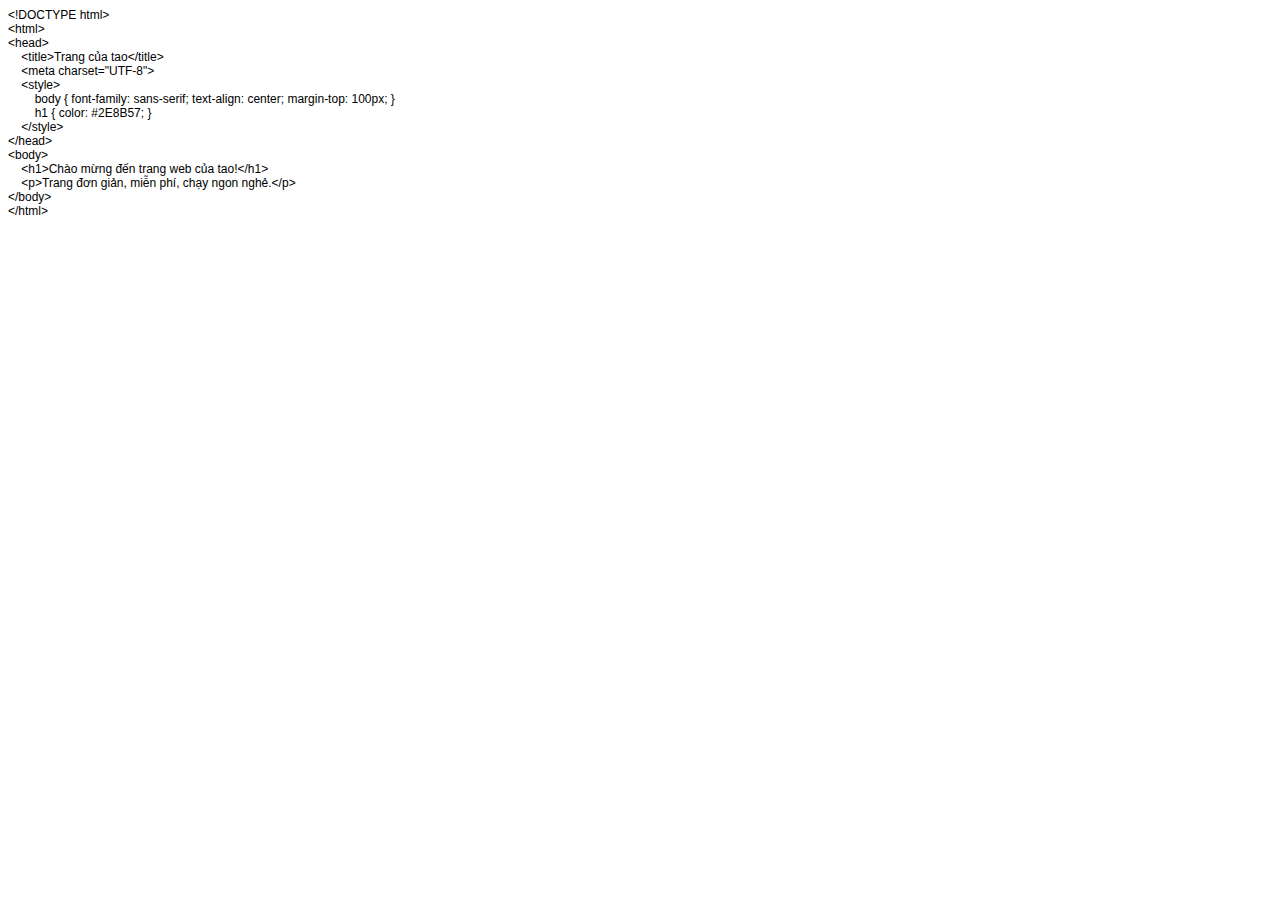
<file: index.html>
<!DOCTYPE html PUBLIC "-//W3C//DTD HTML 4.01//EN" "http://www.w3.org/TR/html4/strict.dtd">
<html>
<head>
  <meta http-equiv="Content-Type" content="text/html; charset=utf-8">
  <meta http-equiv="Content-Style-Type" content="text/css">
  <title></title>
  <meta name="Generator" content="Cocoa HTML Writer">
  <meta name="CocoaVersion" content="2575.2">
  <style type="text/css">
    p.p1 {margin: 0.0px 0.0px 0.0px 0.0px; font: 12.0px Helvetica}
  </style>
</head>
<body>
<p class="p1">&lt;!DOCTYPE html&gt;</p>
<p class="p1">&lt;html&gt;</p>
<p class="p1">&lt;head&gt;</p>
<p class="p1"><span class="Apple-converted-space">    </span>&lt;title&gt;Trang của tao&lt;/title&gt;</p>
<p class="p1"><span class="Apple-converted-space">    </span>&lt;meta charset="UTF-8"&gt;</p>
<p class="p1"><span class="Apple-converted-space">    </span>&lt;style&gt;</p>
<p class="p1"><span class="Apple-converted-space">        </span>body { font-family: sans-serif; text-align: center; margin-top: 100px; }</p>
<p class="p1"><span class="Apple-converted-space">        </span>h1 { color: #2E8B57; }</p>
<p class="p1"><span class="Apple-converted-space">    </span>&lt;/style&gt;</p>
<p class="p1">&lt;/head&gt;</p>
<p class="p1">&lt;body&gt;</p>
<p class="p1"><span class="Apple-converted-space">    </span>&lt;h1&gt;Chào mừng đến trang web của tao!&lt;/h1&gt;</p>
<p class="p1"><span class="Apple-converted-space">    </span>&lt;p&gt;Trang đơn giản, miễn phí, chạy ngon nghẻ.&lt;/p&gt;</p>
<p class="p1">&lt;/body&gt;</p>
<p class="p1">&lt;/html&gt;</p>
</body>
</html>
</file>
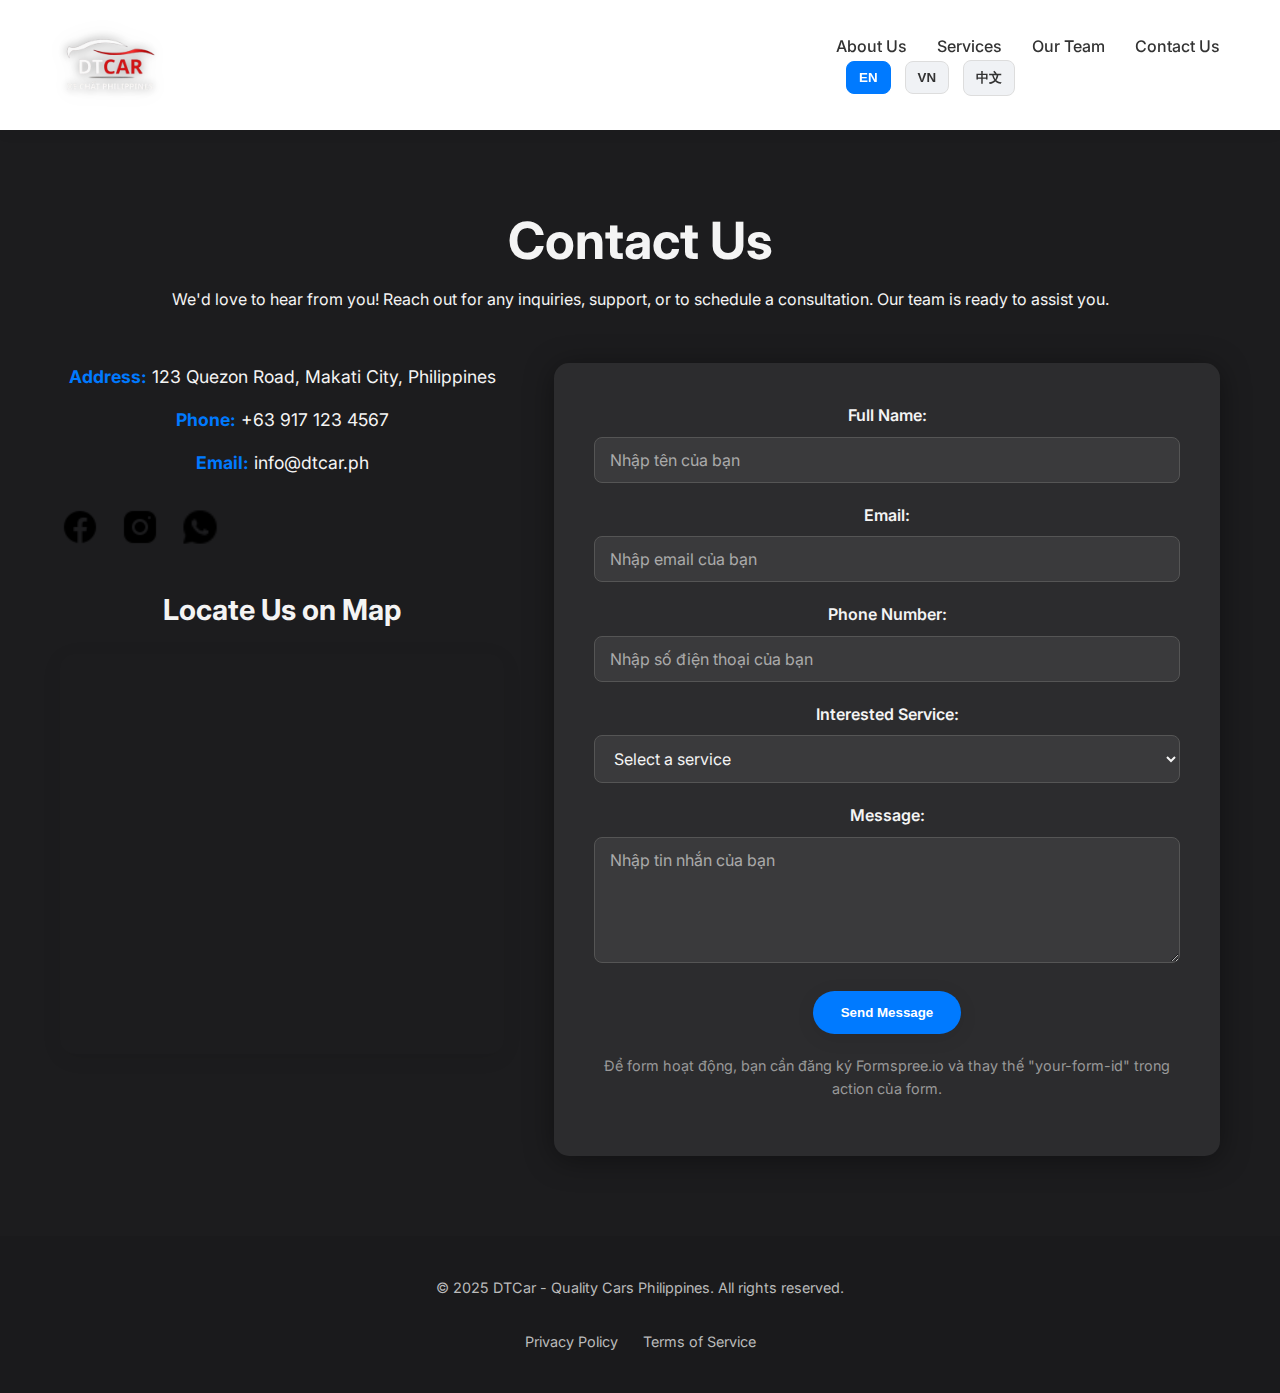
<file: contact.html>
<!DOCTYPE html>
<html lang="en"> <head>
    <meta charset="UTF-8">
    <meta name="viewport" content="width=device-width, initial-scale=1.0">
    <title data-lang-key="page-title-default">DTCar - Xe Chất Philippines</title>
    <link rel="stylesheet" href="css/style.css">
    <link rel="icon" href="images/dtcar-favicon.png" type="image/png">
    <link href="https://fonts.googleapis.com/css2?family=Inter:wght@300;400;500;600;700&display=swap" rel="stylesheet">
</head>
<body>
    <header id="header" class="main-header">
        <div class="container">
            <div class="logo">
                <a href="index.html"><img src="images/logo.png" alt="DTCar Logo"></a>
            </div>
            <nav class="main-nav">
                <ul class="nav-links">
                    <li><a href="about.html" data-lang-key="nav-about">Giới thiệu</a></li>
                    <li class="dropdown">
                        <a href="services.html" data-lang-key="nav-services">Dịch vụ</a>
                        <div class="dropdown-content">
                            <a href="services.html#used-cars" data-lang-key="service-used-cars">Bán xe cũ</a>
                            <a href="services.html#vinfast-ev" data-lang-key="service-vinfast-ev">Bán xe điện VinFast</a>
                            <a href="services.html#driving-license" data-lang-key="service-driving-license">Làm/Đổi bằng lái</a>
                            <a href="services.html#driving-lessons" data-lang-key="service-driving-lessons">Dạy lái xe</a>
                            <a href="services.html#tours" data-lang-key="service-tours">Tour du lịch</a>
                        </div>
                    </li>
                    <li><a href="team.html" data-lang-key="nav-team">Đội ngũ</a></li>
                    <li><a href="contact.html" data-lang-key="nav-contact">Liên hệ</a></li>
                </ul>
                <div class="lang-switcher">
                    <button id="lang-en" data-lang="en">EN</button>
                    <button id="lang-vi" data-lang="vi">VN</button>
                    <button id="lang-zh" data-lang="zh">中文</button>
                </div>
            </nav>
            <button class="menu-toggle" aria-label="Toggle menu">☰</button>
        </div>
    </header>

    <section id="contact-full" class="section-padding dark-bg text-center scroll-animation">
        <div class="container">
            <h1 data-lang-key="contact-heading">Liên hệ chúng tôi</h1>
            <p data-lang-key="contact-intro-desc">Chúng tôi rất mong nhận được phản hồi từ bạn! Hãy liên hệ với chúng tôi để được tư vấn, hỗ trợ hoặc đặt lịch hẹn.</p>
            <div class="contact-grid" style="margin-top: 50px;">
                <div class="contact-info">
                    <p data-lang-key="contact-address"><strong>Địa chỉ:</strong> 123 Đường Quezon, Thành phố Makati, Philippines</p>
                    <p data-lang-key="contact-phone"><strong>Điện thoại:</strong> +63 917 123 4567</p>
                    <p data-lang-key="contact-email"><strong>Email:</strong> info@dtcar.ph</p>
                    <div class="social-links">
                        <a href="https://facebook.com/dtcar" target="_blank" aria-label="Facebook"><img src="images/icon-facebook.png" alt="Facebook"></a>
                        <a href="https://instagram.com/dtcar" target="_blank" aria-label="Instagram"><img src="images/icon-instagram.png" alt="Instagram"></a>
                        <a href="https://wa.me/639171234567" target="_blank" aria-label="WhatsApp"><img src="images/icon-whatsapp.png" alt="WhatsApp"></a>
                    </div>
                    <h3 style="margin-top: 40px; color: var(--text-color-light);" data-lang-key="contact-map-title">Tìm chúng tôi trên bản đồ</h3>
                    <div style="height: 400px; width: 100%; border-radius: var(--border-radius); overflow: hidden; margin-top: 20px; box-shadow: var(--shadow-light);">
                        <iframe src="https://www.google.com/maps/embed?pb=!1m18!1m12!1m3!1d3861.8598444005886!2d121.03450977609823!3d14.547600877960307!2m3!1f0!2f0!3f0!3m2!1i1024!2i768!4f13.1!3m3!1m2!1s0x3397c5b7367c30e5%3A0x67a3064e7b8f9e68!2sMakati%20Medical%20Center!5e0!3m2!1sen!2sph!4v1716442656926!5m2!1sen!2sph" width="100%" height="100%" style="border:0;" allowfullscreen="" loading="lazy" referrerpolicy="no-referrer-when-downgrade"></iframe>
                    </div>
                </div>
                <div class="contact-form-wrapper scroll-animation">
                    <form action="https://formspree.io/f/your-form-id" method="POST" class="contact-form">
                        <div class="form-group">
                            <label for="name" data-lang-key="form-name-label">Họ và tên:</label>
                            <input type="text" id="name" name="name" required placeholder="Nhập tên của bạn">
                        </div>
                        <div class="form-group">
                            <label for="email" data-lang-key="form-email-label">Email:</label>
                            <input type="email" id="email" name="email" required placeholder="Nhập email của bạn">
                        </div>
                        <div class="form-group">
                            <label for="phone" data-lang-key="form-phone-label">Số điện thoại:</label>
                            <input type="tel" id="phone" name="phone" placeholder="Nhập số điện thoại của bạn">
                        </div>
                        <div class="form-group">
                            <label for="service" data-lang-key="form-service-label">Dịch vụ quan tâm:</label>
                            <select id="service" name="service">
                                <option value="" data-lang-key="form-select-service">Chọn dịch vụ</option>
                                <option value="used-cars" data-lang-key="service-used-cars">Bán xe cũ</option>
                                <option value="vinfast-ev" data-lang-key="service-vinfast-ev">Bán xe điện VinFast</option>
                                <option value="driving-license" data-lang-key="service-driving-license">Làm/Đổi bằng lái</option>
                                <option value="driving-lessons" data-lang-key="service-driving-lessons">Dạy lái xe</option>
                                <option value="tours" data-lang-key="service-tours">Tour du lịch</option>
                                <option value="other" data-lang-key="form-other">Khác</option>
                            </select>
                        </div>
                        <div class="form-group">
                            <label for="message" data-lang-key="form-message-label">Tin nhắn:</label>
                            <textarea id="message" name="message" rows="5" required placeholder="Nhập tin nhắn của bạn"></textarea>
                        </div>
                        <button type="submit" class="btn btn-primary" data-lang-key="form-submit">Gửi tin nhắn</button>
                    </form>
                    <p style="font-size: 0.9em; color: #999; margin-top: 20px; text-align: center;">Để form hoạt động, bạn cần đăng ký Formspree.io và thay thế "your-form-id" trong action của form.</p>
                </div>
            </div>
        </div>
    </section>

    <footer class="main-footer">
        <div class="container">
            <p data-lang-key="footer-copyright">© 2025 DTCar - Xe Chất Philippines. All rights reserved.</p>
            <ul class="footer-links">
                <li><a href="#" data-lang-key="footer-privacy">Chính sách bảo mật</a></li>
                <li><a href="#" data-lang-key="footer-terms">Điều khoản sử dụng</a></li>
            </ul>
        </div>
    </footer>

    <script src="js/script.js"></script>
    <script>
        document.addEventListener('DOMContentLoaded', () => {
            // Không có carousel cụ thể trên trang này, nên không cần gọi setupFeedbackCarousel()
        });
    </script>
</body>
</html>
</file>
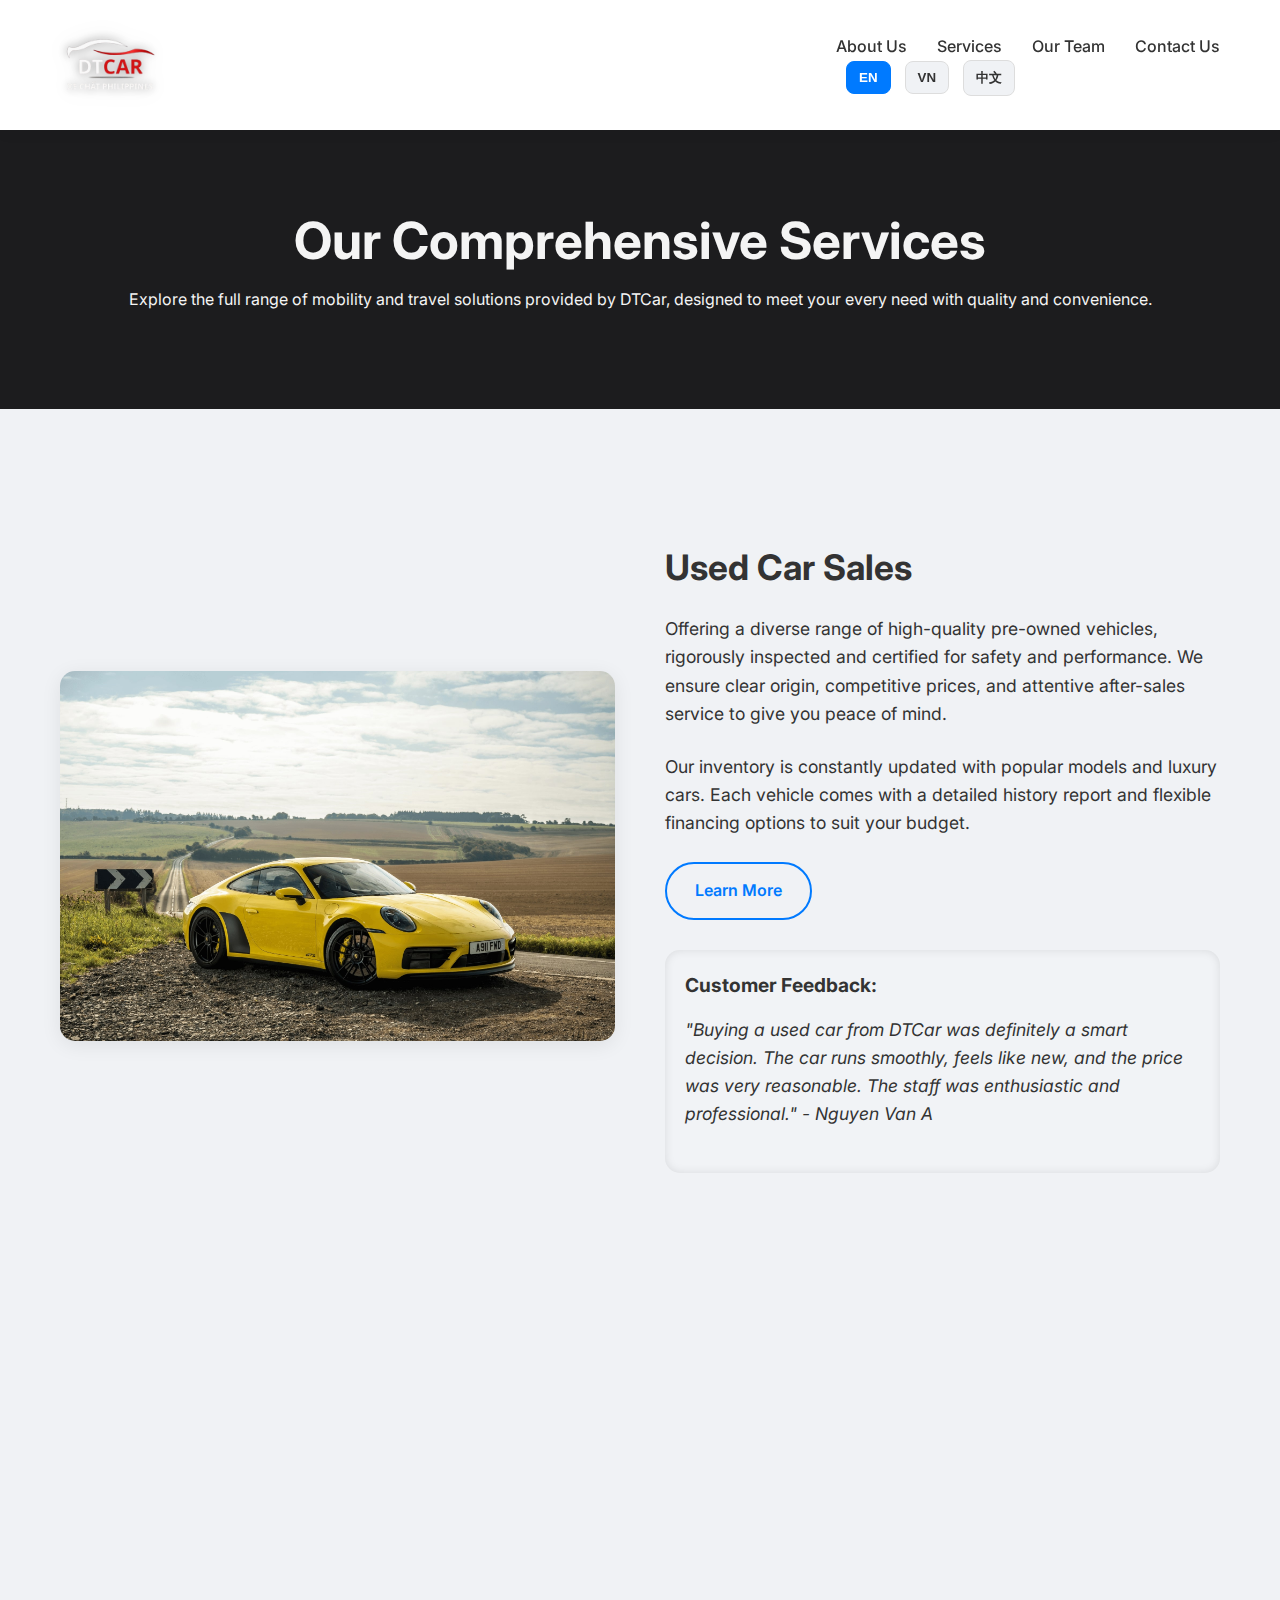
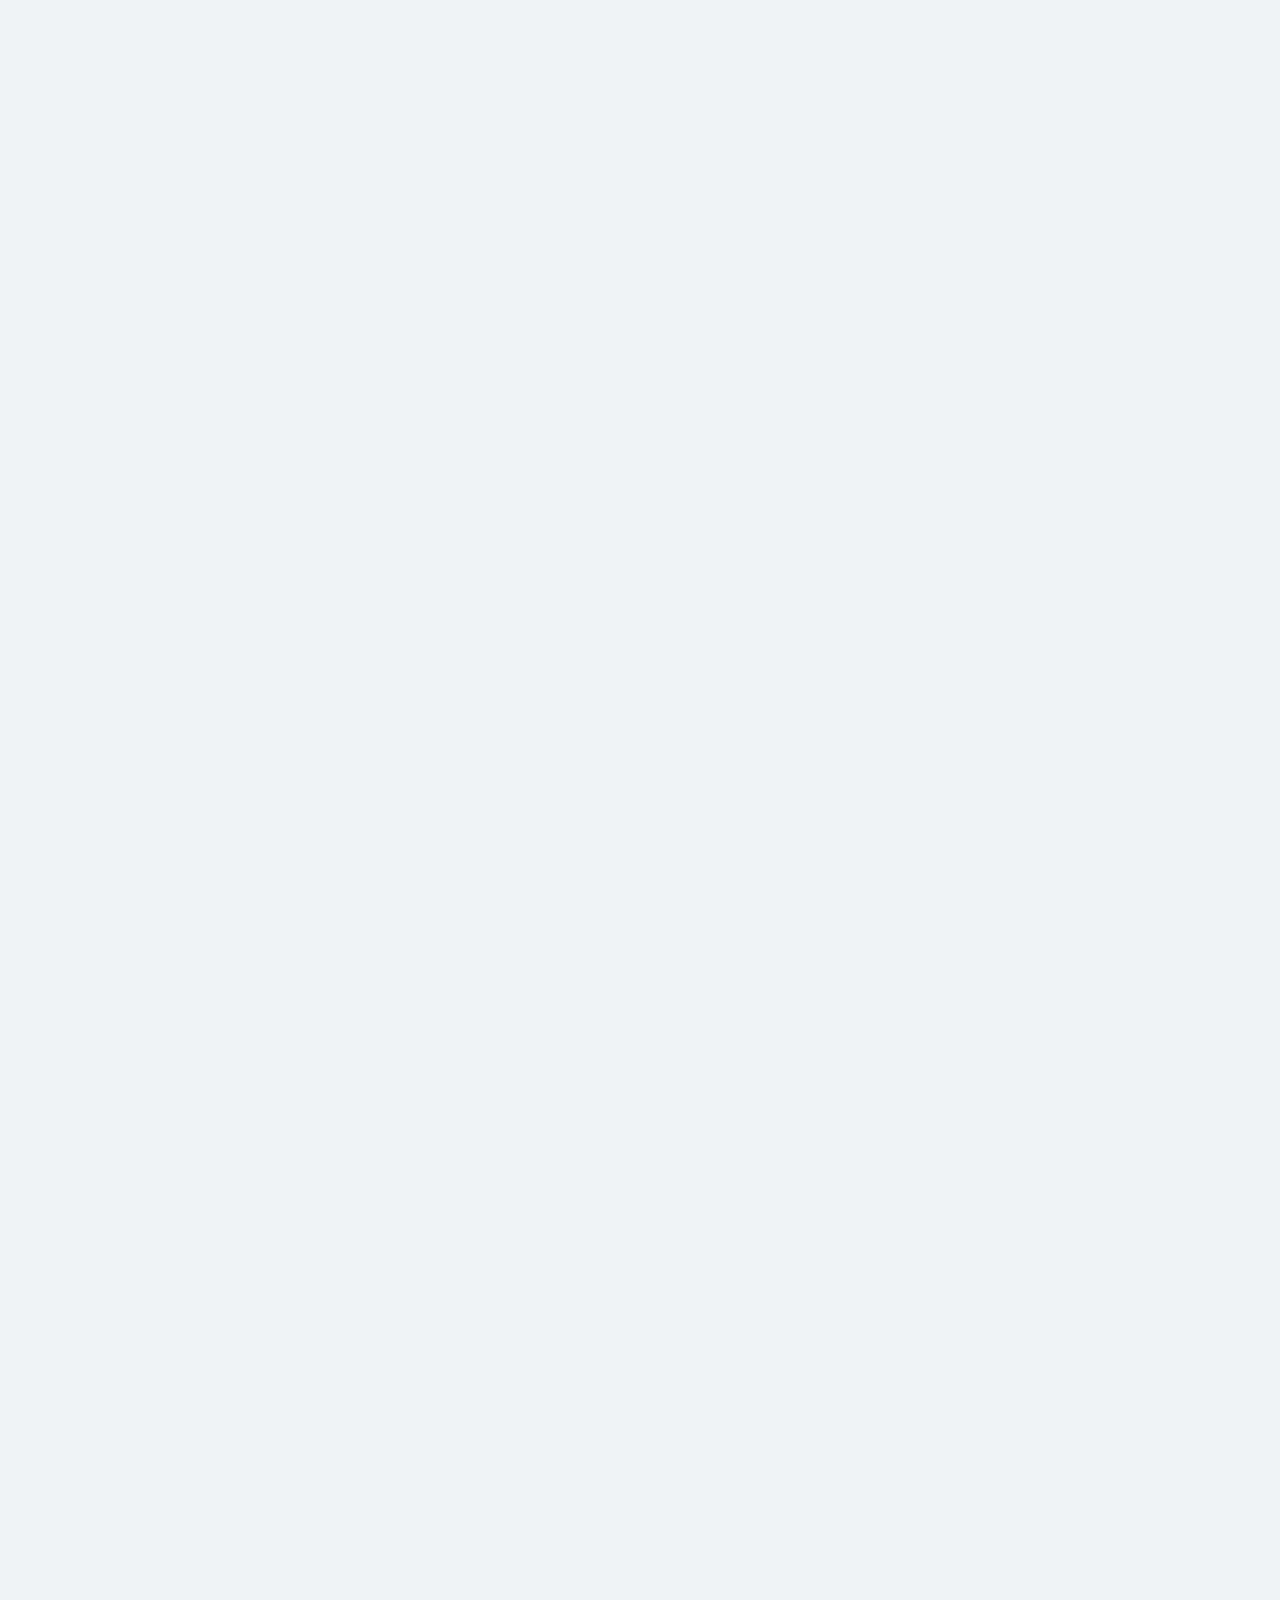
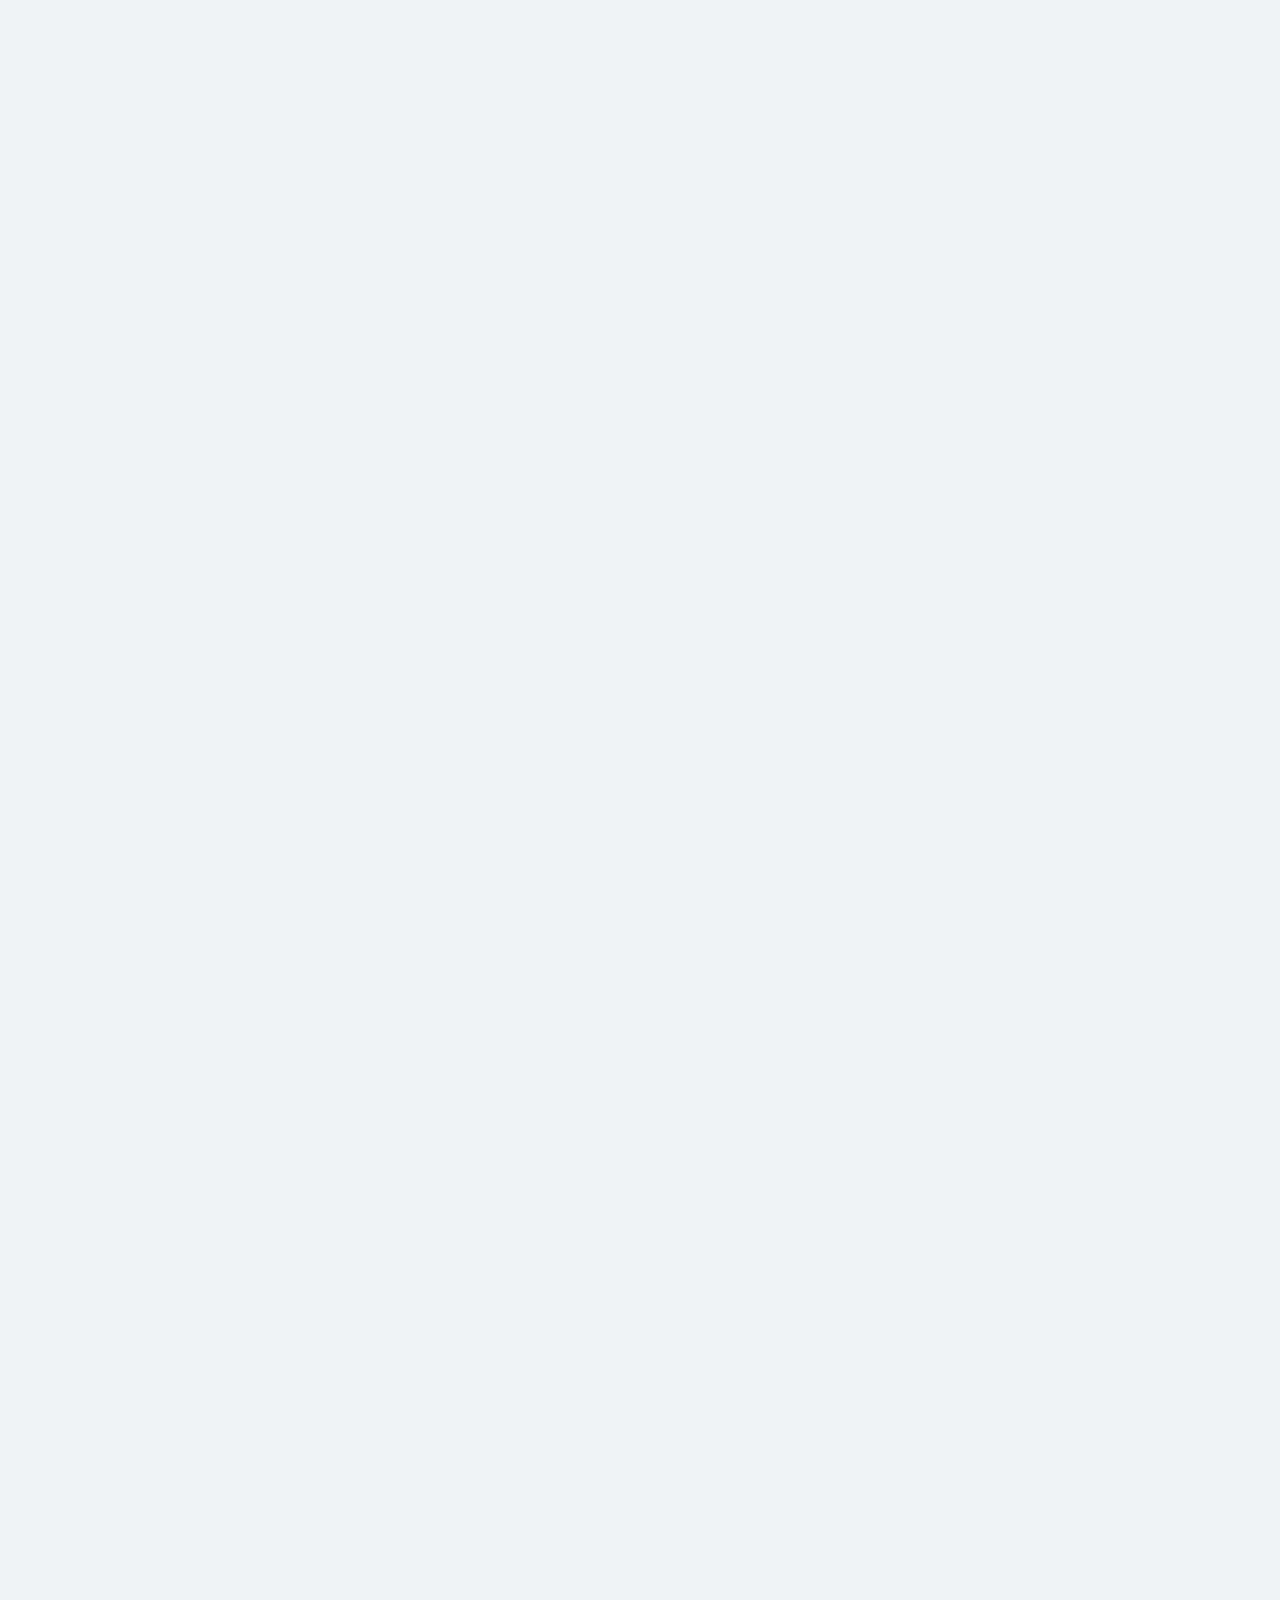
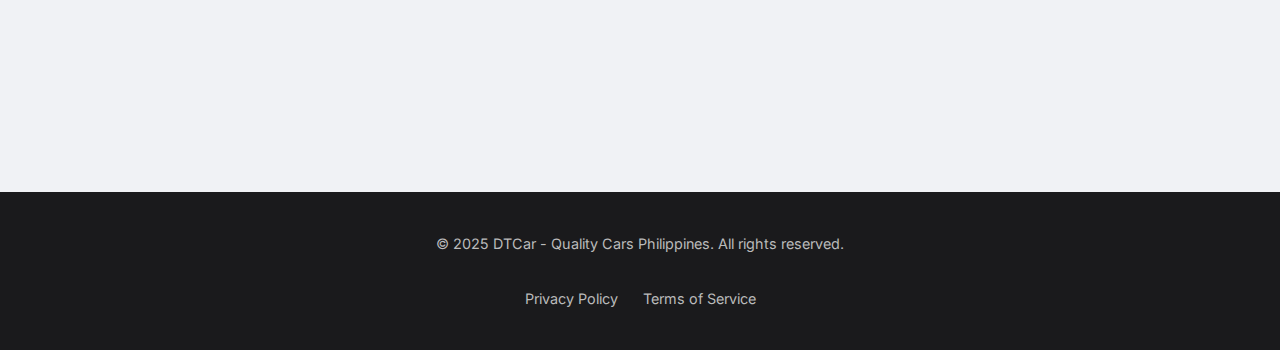
<file: services.html>
<!DOCTYPE html>
<html lang="en"> <head>
    <meta charset="UTF-8">
    <meta name="viewport" content="width=device-width, initial-scale=1.0">
    <title data-lang-key="page-title-default">DTCar - Xe Chất Philippines</title>
    <link rel="stylesheet" href="css/style.css">
    <link rel="icon" href="images/dtcar-favicon.png" type="image/png">
    <link href="https://fonts.googleapis.com/css2?family=Inter:wght@300;400;500;600;700&display=swap" rel="stylesheet">
</head>
<body>
    <header id="header" class="main-header">
        <div class="container">
            <div class="logo">
                <a href="index.html"><img src="images/logo.png" alt="DTCar Logo"></a>
            </div>
            <nav class="main-nav">
                <ul class="nav-links">
                    <li><a href="about.html" data-lang-key="nav-about">Giới thiệu</a></li>
                    <li class="dropdown">
                        <a href="services.html" data-lang-key="nav-services">Dịch vụ</a>
                        <div class="dropdown-content">
                            <a href="services.html#used-cars" data-lang-key="service-used-cars">Bán xe cũ</a>
                            <a href="services.html#vinfast-ev" data-lang-key="service-vinfast-ev">Bán xe điện VinFast</a>
                            <a href="services.html#driving-license" data-lang-key="service-driving-license">Làm/Đổi bằng lái</a>
                            <a href="services.html#driving-lessons" data-lang-key="service-driving-lessons">Dạy lái xe</a>
                            <a href="services.html#tours" data-lang-key="service-tours">Tour du lịch</a>
                        </div>
                    </li>
                    <li><a href="team.html" data-lang-key="nav-team">Đội ngũ</a></li>
                    <li><a href="contact.html" data-lang-key="nav-contact">Liên hệ</a></li>
                </ul>
                <div class="lang-switcher">
                    <button id="lang-en" data-lang="en">EN</button>
                    <button id="lang-vi" data-lang="vi">VN</button>
                    <button id="lang-zh" data-lang="zh">中文</button>
                </div>
            </nav>
            <button class="menu-toggle" aria-label="Toggle menu">☰</button>
        </div>
    </header>

    <section id="services-intro" class="section-padding dark-bg text-center scroll-animation">
        <div class="container">
            <h1 data-lang-key="services-heading">Các Dịch vụ Toàn diện của Chúng tôi</h1>
            <p data-lang-key="services-intro-desc">Khám phá đầy đủ các giải pháp di chuyển và du lịch do DTCar cung cấp, được thiết kế để đáp ứng mọi nhu cầu của bạn với chất lượng và sự tiện lợi.</p>
        </div>
    </section>

    <section id="used-cars" class="section-padding light-bg scroll-animation">
        <div class="container">
            <div class="service-block">
                <div class="service-image">
                    <img src="images/used-cars.jpg" alt="Used Cars">
                </div>
                <div class="service-content">
                    <h3 data-lang-key="service-used-cars-heading">Bán xe cũ</h3>
                    <p data-lang-key="service-used-cars-desc-1">Cung cấp đa dạng các dòng xe cũ chất lượng cao, đã qua kiểm định nghiêm ngặt về an toàn và hiệu suất. Chúng tôi đảm bảo nguồn gốc rõ ràng, giá cả cạnh tranh và dịch vụ hậu mãi chu đáo để bạn yên tâm.</p>
                    <p data-lang-key="service-used-cars-desc-2">Kho xe của chúng tôi luôn được cập nhật với các mẫu xe phổ biến và xe hạng sang. Mỗi chiếc xe đều đi kèm báo cáo lịch sử chi tiết và các lựa chọn tài chính linh hoạt phù hợp với ngân sách của bạn.</p>
                    <a href="contact.html" class="btn btn-secondary" data-lang-key="learn-more">Xem kho xe và tư vấn</a>
                    <div class="feedback-carousel" id="used-cars-feedback">
                        <h4 data-lang-key="feedback-heading">Phản hồi khách hàng:</h4>
                        <div class="feedback-item"><p data-lang-key="feedback-used-car-1"></p></div>
                        <div class="feedback-item"><p data-lang-key="feedback-used-car-2"></p></div>
                        <div class="feedback-item"><p data-lang-key="feedback-used-car-3"></p></div>
                        <div class="feedback-item"><p data-lang-key="feedback-used-car-4"></p></div>
                        <div class="feedback-item"><p data-lang-key="feedback-used-car-5"></p></div>
                    </div>
                </div>
            </div>
        </div>
    </section>

    <section id="vinfast-ev" class="section-padding dark-bg scroll-animation">
        <div class="container">
            <div class="service-block reverse">
                <div class="service-image">
                    <img src="images/vinfast-ev.jpg" alt="VinFast EV">
                </div>
                <div class="service-content">
                    <h3 data-lang-key="service-vinfast-ev-heading">Bán xe điện VinFast</h3>
                    <p data-lang-key="service-vinfast-ev-desc-1">Là đại lý chính thức phân phối các dòng xe điện VinFast tiên tiến, thân thiện môi trường tại Philippines, chúng tôi mang đến cho bạn tương lai của giao thông. Trải nghiệm công nghệ tiên phong, hiệu suất vượt trội và không khí thải với nhiều ưu đãi hấp dẫn và chính sách hỗ trợ từ chính phủ.</p>
                    <p data-lang-key="service-vinfast-ev-desc-2">Xe điện VinFast kết hợp thiết kế tinh tế với pin mạnh mẽ và các tính năng thông minh, mang đến trải nghiệm lái xe thực sự hiện đại. Hãy ghé thăm chúng tôi để lái thử và tìm hiểu về các gói độc quyền của chúng tôi.</p>
                    <a href="contact.html" class="btn btn-secondary" data-lang-key="learn-more">Tìm hiểu về VinFast EV</a>
                    <div class="feedback-carousel" id="vinfast-ev-feedback">
                        <h4 data-lang-key="feedback-heading">Phản hồi khách hàng:</h4>
                        <div class="feedback-item"><p data-lang-key="feedback-vinfast-1"></p></div>
                        <div class="feedback-item"><p data-lang-key="feedback-vinfast-2"></p></div>
                        <div class="feedback-item"><p data-lang-key="feedback-vinfast-3"></p></div>
                    </div>
                </div>
            </div>
        </div>
    </section>

    <section id="driving-license" class="section-padding light-bg scroll-animation">
        <div class="container">
            <div class="service-block">
                <div class="service-image">
                    <img src="images/driving-license.jpg" alt="Driving License">
                </div>
                <div class="service-content">
                    <h3 data-lang-key="service-driving-license-heading">Làm/Đổi bằng lái</h3>
                    <p data-lang-key="service-driving-license-desc-1">Hỗ trợ trọn gói thủ tục làm mới, đổi bằng lái xe quốc tế và bằng lái Philippines. Quy trình nhanh chóng, đơn giản, tiết kiệm thời gian cho bạn, chúng tôi sẽ lo tất cả các bước hành chính phức tạp.</p>
                    <p data-lang-key="service-driving-license-desc-2">Dù bạn là người mới lái, người nước ngoài cần đổi bằng lái, hay chỉ đơn giản là gia hạn, đội ngũ chuyên gia của chúng tôi sẽ hướng dẫn từng bước, hỗ trợ giấy tờ và phối hợp trực tiếp với các cơ quan chính phủ.</p>
                    <a href="contact.html" class="btn btn-secondary" data-lang-key="learn-more">Đăng ký ngay</a>
                    <div class="feedback-carousel" id="driving-license-feedback">
                        <h4 data-lang-key="feedback-heading">Phản hồi khách hàng:</h4>
                        <div class="feedback-item"><p data-lang-key="feedback-license-1"></p></div>
                        <div class="feedback-item"><p data-lang-key="feedback-license-2"></p></div>
                        <div class="feedback-item"><p data-lang-key="feedback-license-3"></p></div>
                    </div>
                </div>
            </div>
        </div>
    </section>

    <section id="driving-lessons" class="section-padding dark-bg scroll-animation">
        <div class="container">
            <div class="service-block reverse">
                <div class="service-image">
                    <img src="images/driving-lessons.jpg" alt="Driving Lessons">
                </div>
                <div class="service-content">
                    <h3 data-lang-key="service-driving-lessons-heading">Dạy lái xe</h3>
                    <p data-lang-key="service-driving-lessons-desc-1">Khóa học lái xe chuyên nghiệp được thiết kế riêng cho mọi trình độ, từ người mới bắt đầu hoàn toàn đến những người cần ôn lại. Đội ngũ giáo viên giàu kinh nghiệm, tận tâm của chúng tôi sẽ cung cấp đào tạo cá nhân hóa, đảm bảo bạn vững tay lái, tự tin và an toàn trên mọi nẻo đường, sẵn sàng vượt qua bài kiểm tra lái xe.</p>
                    <p data-lang-key="service-driving-lessons-desc-2">Chúng tôi cung cấp lịch học linh hoạt, xe đào tạo hiện đại và chương trình giảng dạy được thiết kế để bao gồm tất cả các kỹ thuật lái xe cần thiết và quy tắc giao thông đặc trưng của Philippines. Học lái xe phòng thủ và các kỹ năng xử lý tình huống khẩn cấp.</p>
                    <a href="contact.html" class="btn btn-secondary" data-lang-key="learn-more">Tìm hiểu khóa học</a>
                    <div class="feedback-carousel" id="driving-lessons-feedback">
                        <h4 data-lang-key="feedback-heading">Phản hồi khách hàng:</h4>
                        <div class="feedback-item"><p data-lang-key="feedback-lessons-1"></p></div>
                        <div class="feedback-item"><p data-lang-key="feedback-lessons-2"></p></div>
                        <div class="feedback-item"><p data-lang-key="feedback-lessons-3"></p></div>
                    </div>
                </div>
            </div>
        </div>
    </section>

    <section id="tours" class="section-padding light-bg scroll-animation">
        <div class="container">
            <div class="service-block">
                <div class="service-image">
                    <img src="images/travel-tours.jpg" alt="Travel Tours">
                </div>
                <div class="service-content">
                    <h3 data-lang-key="service-tours-heading">Tour du lịch</h3>
                    <p data-lang-key="service-tours-desc-1">Khám phá vẻ đẹp ngoạn mục của Philippines với các tour du lịch độc đáo, được thiết kế riêng. Từ những bãi biển cát trắng tuyệt đẹp và hệ sinh thái biển đa dạng đến những ngọn núi xanh tươi và di sản văn hóa phong phú, chúng tôi sẽ đưa bạn đến những trải nghiệm khó quên được điều chỉnh theo sở thích của bạn.</p>
                    <p data-lang-key="service-tours-desc-2">Các tour của chúng tôi bao gồm các điểm đến nổi tiếng như Palawan, Boracay và El Nido, cũng như những viên ngọc ẩn giấu. Chúng tôi lo tất cả logistics, từ vận chuyển và chỗ ở đến hướng dẫn viên địa phương và các hoạt động, đảm bảo một chuyến phiêu lưu liền mạch và đáng nhớ.</p>
                    <a href="contact.html" class="btn btn-secondary" data-lang-key="learn-more">Xem các tour</a>
                    <div class="feedback-carousel" id="tours-feedback">
                        <h4 data-lang-key="feedback-heading">Phản hồi khách hàng:</h4>
                        <div class="feedback-item"><p data-lang-key="feedback-tours-1"></p></div>
                        <div class="feedback-item"><p data-lang-key="feedback-tours-2"></p></div>
                        <div class="feedback-item"><p data-lang-key="feedback-tours-3"></p></div>
                    </div>
                </div>
            </div>
        </div>
    </section>

    <footer class="main-footer">
        <div class="container">
            <p data-lang-key="footer-copyright">© 2025 DTCar - Xe Chất Philippines. All rights reserved.</p>
            <ul class="footer-links">
                <li><a href="#" data-lang-key="footer-privacy">Chính sách bảo mật</a></li>
                <li><a href="#" data-lang-key="footer-terms">Điều khoản sử dụng</a></li>
            </ul>
        </div>
    </footer>

    <script src="js/script.js"></script>
    <script>
        document.addEventListener('DOMContentLoaded', () => {
            setupFeedbackCarousel('#used-cars-feedback');
            setupFeedbackCarousel('#vinfast-ev-feedback');
            setupFeedbackCarousel('#driving-license-feedback');
            setupFeedbackCarousel('#driving-lessons-feedback');
            setupFeedbackCarousel('#tours-feedback');
        });
    </script>
</body>
</html>
</file>
<file: css/style.css>
/* css/style.css */

/* Global Styles & Variables */
:root {
    --primary-color: #007aff; /* Màu xanh của Apple */
    --secondary-color: #5ac8fa; /* Màu xanh nhạt */
    --text-color-dark: #333;
    --text-color-light: #f4f4f4;
    --bg-light: #f0f2f5; /* Nền xám nhạt */
    --bg-dark: #1c1c1e; /* Nền đen xám kiểu iOS */
    --card-bg: #fff;
    --border-radius: 15px;
    --padding-section: 80px 0;
    --container-width: 1200px;
    --shadow-light: 0 4px 20px rgba(0, 0, 0, 0.08);
    --shadow-dark: 0 4px 30px rgba(0, 0, 0, 0.4);
    --transition-speed: 0.3s ease-in-out;
}

/* Reset CSS */
* {
    margin: 0;
    padding: 0;
    box-sizing: border-box;
}

body {
    font-family: 'Inter', sans-serif;
    line-height: 1.6;
    color: var(--text-color-dark);
    background-color: var(--bg-light);
    overflow-x: hidden; /* Prevent horizontal scroll */
}

a {
    color: var(--primary-color);
    text-decoration: none;
    transition: color var(--transition-speed);
}

a:hover {
    color: var(--secondary-color);
}

ul {
    list-style: none;
}

img {
    max-width: 100%;
    height: auto;
    display: block;
}

/* Typography */
h1, h2, h3, h4, h5, h6 {
    margin-bottom: 1rem;
    font-weight: 700;
}

h1 { font-size: 3.2rem; line-height: 1.2; }
h2 { font-size: 2.5rem; line-height: 1.3; }
h3 { font-size: 1.8rem; }
p { margin-bottom: 1rem; }

.text-center { text-align: center; }

/* Layout & Utilities */
.container {
    max-width: var(--container-width);
    margin: 0 auto;
    padding: 0 20px;
}

.section-padding {
    padding: var(--padding-section);
}

.light-bg {
    background-color: var(--bg-light);
    color: var(--text-color-dark);
}

.dark-bg {
    background-color: var(--bg-dark);
    color: var(--text-color-light);
}

.dark-bg h1, .dark-bg h2, .dark-bg h3, .dark-bg p {
    color: var(--text-color-light);
}

.grid-2-cols {
    display: grid;
    grid-template-columns: repeat(auto-fit, minmax(300px, 1fr));
    gap: 40px;
    align-items: center;
}

.grid-3-cols {
    display: grid;
    grid-template-columns: repeat(auto-fit, minmax(280px, 1fr));
    gap: 30px;
}

/* Buttons */
.btn {
    display: inline-block;
    padding: 14px 28px;
    border-radius: 50px;
    font-weight: 600;
    text-align: center;
    transition: transform 0.2s ease, background-color var(--transition-speed), box-shadow var(--transition-speed);
    white-space: nowrap; /* Prevent text wrapping */
}

.btn-primary {
    background-color: var(--primary-color);
    color: #fff;
    border: none;
    box-shadow: var(--shadow-light);
}

.btn-primary:hover {
    background-color: #0056b3; /* Darker shade of primary */
    transform: translateY(-3px);
    box-shadow: 0 8px 25px rgba(0, 122, 255, 0.4);
}

.btn-secondary {
    background-color: transparent;
    color: var(--primary-color);
    border: 2px solid var(--primary-color);
    box-shadow: inset 0 0 0 0 var(--primary-color);
}

.btn-secondary:hover {
    background-color: var(--primary-color);
    color: #fff;
    transform: translateY(-3px);
    box-shadow: var(--shadow-light);
}


/* Header */
.main-header {
    background-color: rgba(255, 255, 255, 0.95);
    padding: 15px 0;
    box-shadow: 0 2px 15px rgba(0, 0, 0, 0.05);
    position: sticky;
    top: 0;
    z-index: 1000;
    backdrop-filter: blur(10px); /* Glassmorphism effect */
}

.main-header .container {
    display: flex;
    justify-content: space-between;
    align-items: center;
}

.main-header .logo img {
    height: 100px; /* Adjust logo size */
    filter: drop-shadow(0px 0px 5px rgba(0, 0, 0, 0.4)) drop-shadow(0px 0px 10px rgba(0, 0, 0, 0.1)); /* Hai lớp bóng đổ */
}

.main-nav .nav-links {
    display: flex;
    gap: 30px;
}

.main-nav .nav-links a {
    color: var(--text-color-dark);
    font-weight: 500;
    padding: 5px 0;
    position: relative;
    transition: color var(--transition-speed);
}

.main-nav .nav-links a::after {
    content: '';
    position: absolute;
    width: 0;
    height: 2px;
    background-color: var(--primary-color);
    left: 0;
    bottom: -3px;
    transition: width var(--transition-speed);
}

.main-nav .nav-links a:hover::after,
.main-nav .nav-links a.active::after {
    width: 100%;
}

/* Dropdown Menu */
.dropdown {
    position: relative;
}

.dropdown-content {
    display: none;
    position: absolute;
    background-color: rgba(255, 255, 255, 0.95);
    min-width: 200px;
    box-shadow: var(--shadow-light);
    border-radius: var(--border-radius);
    padding: 10px 0;
    z-index: 1;
    top: calc(100% + 15px); /* Khoảng cách từ menu chính */
    left: 50%;
    transform: translateX(-50%);
    opacity: 0;
    visibility: hidden;
    transition: opacity var(--transition-speed), visibility var(--transition-speed), top var(--transition-speed);
    backdrop-filter: blur(10px);
}

.dropdown:hover .dropdown-content {
    display: block;
    opacity: 1;
    visibility: visible;
    top: 100%;
}

.dropdown-content a {
    color: var(--text-color-dark);
    padding: 10px 20px;
    display: block;
    white-space: nowrap;
    text-align: left;
}

.dropdown-content a:hover {
    background-color: var(--bg-light);
}

/* Language Switcher */
.lang-switcher button {
    background-color: var(--bg-light);
    border: 1px solid #ddd;
    padding: 8px 12px;
    border-radius: 8px;
    cursor: pointer;
    font-weight: 600;
    margin-left: 10px;
    transition: all var(--transition-speed);
    color: var(--text-color-dark);
}

.lang-switcher button:hover {
    background-color: #e0e0e0;
}

.lang-switcher button.active {
    background-color: var(--primary-color);
    color: #fff;
    border-color: var(--primary-color);
}

/* Mobile Menu Toggle */
.menu-toggle {
    display: none; /* Hidden on desktop */
    font-size: 1.8rem;
    background: none;
    border: none;
    cursor: pointer;
    color: var(--text-color-dark);
}

/* Hero Section */
.hero-section {
    position: relative;
    height: 100vh; /* Full viewport height */
    background: url('../images/hero-bg.jpg') no-repeat center center/cover; /* Make sure to put your own image here */
    display: flex;
    align-items: center;
    justify-content: center;
    text-align: center;
    color: #fff;
    overflow: hidden;
    padding-top: 80px; /* Account for fixed header */
}

.hero-section::before {
    content: '';
    position: absolute;
    top: 0;
    left: 0;
    width: 100%;
    height: 100%;
    background: linear-gradient(rgba(0, 0, 0, 0.6), rgba(0, 0, 0, 0.4)); /* Dark overlay */
    z-index: 0;
}

.hero-content {
    position: relative;
    z-index: 1;
    max-width: 800px;
}

.hero-content h1 {
    font-size: 4.5rem;
    margin-bottom: 20px;
    text-shadow: 0 4px 15px rgba(0, 0, 0, 0.4);
}

.hero-content p {
    font-size: 1.5rem;
    margin-bottom: 40px;
    opacity: 0.9;
}

/* About Us Section */
.about-us-section .image-placeholder img {
    border-radius: var(--border-radius);
    box-shadow: var(--shadow-light);
}

/* Service Blocks (For Services Page) */
.service-block {
    display: grid;
    grid-template-columns: repeat(auto-fit, minmax(300px, 1fr));
    gap: 50px;
    align-items: center;
    padding: 50px 0;
    border-bottom: 1px solid rgba(0, 0, 0, 0.1); /* Subtle separator */
}

.service-block:last-child {
    border-bottom: none;
}

.service-block.reverse {
    direction: rtl; /* For image-text-image layout */
}

.service-block.reverse > *:first-child {
    direction: ltr; /* Reset text direction for content */
}

.service-block .service-image img {
    border-radius: var(--border-radius);
    box-shadow: var(--shadow-light);
    transition: transform var(--transition-speed);
}

.service-block .service-image img:hover {
    transform: scale(1.02);
}

.service-block .service-content h3 {
    font-size: 2.2rem;
    margin-bottom: 20px;
}

.service-block .service-content p {
    font-size: 1.1rem;
    margin-bottom: 25px;
}

/* Feedback Carousel within Services */
.feedback-carousel {
    margin-top: 30px;
    overflow: hidden;
    position: relative;
    border-radius: var(--border-radius);
    background-color: rgba(255, 255, 255, 0.1); /* Light background for dark sections */
    padding: 20px;
    box-shadow: inset 0 0 10px rgba(0, 0, 0, 0.1);
    min-height: 120px; /* Ensure space even with short feedback */
}

.dark-bg .feedback-carousel {
    background-color: rgba(255, 255, 255, 0.05); /* Even lighter for dark background */
    box-shadow: inset 0 0 10px rgba(255, 255, 255, 0.1);
}

.feedback-carousel h4 {
    font-size: 1.2rem;
    margin-bottom: 15px;
    color: inherit; /* Inherit color from parent section */
}

.feedback-carousel .feedback-item {
    display: none;
    font-style: italic;
    font-size: 1.05rem;
    animation: fadeIn 0.8s ease-out;
}

.feedback-carousel .feedback-item.active {
    display: block;
}

@keyframes fadeIn {
    from { opacity: 0; transform: translateY(10px); }
    to { opacity: 1; transform: translateY(0); }
}

/* Team Section */
.team-grid {
    display: grid;
    grid-template-columns: repeat(auto-fit, minmax(250px, 1fr));
    gap: 30px;
    margin-top: 50px;
}

.team-member {
    background-color: var(--card-bg);
    border-radius: var(--border-radius);
    box-shadow: var(--shadow-light);
    padding: 25px;
    text-align: center;
    transition: transform var(--transition-speed);
}

.dark-bg .team-member {
    background-color: #2c2c2e; /* Darker card for dark background */
    box-shadow: var(--shadow-dark);
}

.team-member:hover {
    transform: translateY(-5px);
}

.team-member img {
    width: 150px;
    height: 150px;
    border-radius: 50%;
    object-fit: cover;
    margin: 0 auto 20px;
    border: 4px solid var(--primary-color);
    box-shadow: 0 0 0 5px rgba(0, 122, 255, 0.2);
}

.team-member h3 {
    font-size: 1.5rem;
    margin-bottom: 8px;
    color: var(--text-color-dark);
}

.dark-bg .team-member h3 {
    color: var(--text-color-light);
}

.team-member p {
    font-size: 0.95rem;
    color: #666;
    margin-bottom: 10px;
}

.dark-bg .team-member p {
    color: #bbb;
}


/* Contact Section */
.contact-grid {
    display: grid;
    grid-template-columns: 1fr 1.5fr; /* Info on left, form on right */
    gap: 50px;
    margin-top: 50px;
}

.contact-info p {
    font-size: 1.1rem;
    margin-bottom: 15px;
    color: var(--text-color-light);
}

.contact-info strong {
    color: var(--primary-color);
}

.contact-info iframe {
    border-radius: var(--border-radius);
}

.social-links {
    margin-top: 30px;
    display: flex;
    gap: 20px;
}

.social-links img {
    width: 40px;
    height: 40px;
    transition: transform var(--transition-speed);
}

.social-links img:hover {
    transform: scale(1.1);
}

.contact-form-wrapper {
    background-color: var(--card-bg);
    border-radius: var(--border-radius);
    box-shadow: var(--shadow-light);
    padding: 40px;
}

.dark-bg .contact-form-wrapper {
    background-color: #2c2c2e;
    box-shadow: var(--shadow-dark);
}


.contact-form .form-group {
    margin-bottom: 20px;
}

.contact-form label {
    display: block;
    margin-bottom: 8px;
    font-weight: 600;
    color: var(--text-color-dark);
}

.dark-bg .contact-form label {
    color: var(--text-color-light);
}

.contact-form input[type="text"],
.contact-form input[type="email"],
.contact-form input[type="tel"],
.contact-form select,
.contact-form textarea {
    width: 100%;
    padding: 12px 15px;
    border: 1px solid #ddd;
    border-radius: 8px;
    font-family: 'Inter', sans-serif;
    font-size: 1rem;
    transition: border-color var(--transition-speed), box-shadow var(--transition-speed);
    background-color: #fcfcfc;
    color: var(--text-color-dark);
}

.dark-bg .contact-form input,
.dark-bg .contact-form select,
.dark-bg .contact-form textarea {
    background-color: #3a3a3c;
    border-color: #555;
    color: var(--text-color-light);
}
.dark-bg .contact-form input::placeholder,
.dark-bg .contact-form textarea::placeholder {
    color: #aaa;
}


.contact-form input:focus,
.contact-form select:focus,
.contact-form textarea:focus {
    border-color: var(--primary-color);
    box-shadow: 0 0 0 3px rgba(0, 122, 255, 0.2);
    outline: none;
}

.contact-form textarea {
    resize: vertical; /* Allow vertical resizing only */
    min-height: 100px;
}

/* Footer */
.main-footer {
    background-color: #1a1a1c;
    color: #bbb;
    padding: 40px 0;
    text-align: center;
    font-size: 0.9rem;
}

.main-footer .container {
    display: flex;
    flex-direction: column;
    align-items: center;
    gap: 15px;
}

.main-footer .footer-links {
    display: flex;
    gap: 25px;
}

.main-footer .footer-links a {
    color: #bbb;
    transition: color var(--transition-speed);
}

.main-footer .footer-links a:hover {
    color: var(--primary-color);
}

/* Scroll Animations */
.scroll-animation {
    opacity: 0;
    transform: translateY(30px);
    transition: opacity 0.8s ease-out, transform 0.8s ease-out;
}

.scroll-animation.visible {
    opacity: 1;
    transform: translateY(0);
}


/* Responsive Design */
@media (max-width: 992px) {
    h1 { font-size: 2.8rem; }
    h2 { font-size: 2.2rem; }
    h3 { font-size: 1.6rem; }
    .hero-content h1 { font-size: 3.5rem; }
    .hero-content p { font-size: 1.3rem; }

    .main-nav .nav-links {
        gap: 20px;
    }

    .service-block {
        grid-template-columns: 1fr;
        text-align: center;
    }
    .service-block.reverse {
        direction: ltr; /* Reset for small screens */
    }
    .service-block.reverse .service-image {
        order: -1; /* Image first always on mobile */
    }

    .contact-grid {
        grid-template-columns: 1fr;
    }
    .contact-info {
        text-align: center;
    }
    .social-links {
        justify-content: center;
    }
}

@media (max-width: 768px) {
    .main-header {
        padding: 10px 0;
    }
    .main-nav {
        position: absolute;
        top: 100%;
        left: 0;
        width: 100%;
        background-color: rgba(255, 255, 255, 0.98);
        box-shadow: 0 5px 15px rgba(0, 0, 0, 0.1);
        flex-direction: column;
        align-items: flex-start;
        transform: translateY(-100%);
        opacity: 0;
        pointer-events: none;
        transition: transform 0.4s ease-out, opacity 0.4s ease-out;
        padding: 20px;
        border-bottom-left-radius: var(--border-radius);
        border-bottom-right-radius: var(--border-radius);
        backdrop-filter: blur(10px);
    }
    .main-nav.active {
        transform: translateY(0);
        opacity: 1;
        pointer-events: all;
    }
    .main-nav .nav-links {
        flex-direction: column;
        width: 100%;
        gap: 15px;
        margin-bottom: 20px;
    }
    .main-nav .nav-links li {
        width: 100%;
    }
    .main-nav .nav-links a {
        padding: 10px 0;
        display: block;
    }
    .main-nav .lang-switcher {
        width: 100%;
        display: flex;
        justify-content: center;
        gap: 10px;
    }
    .menu-toggle {
        display: block; /* Show mobile menu toggle */
    }

    .dropdown-content {
        position: static; /* Remove absolute positioning for mobile */
        width: 100%;
        box-shadow: none;
        border-radius: 0;
        padding-left: 20px; /* Indent dropdown items */
        opacity: 1;
        visibility: visible;
        transform: none;
        top: auto;
        background-color: transparent;
    }

    .dropdown:hover .dropdown-content {
        display: block; /* Force display on hover (desktop behavior) */
        opacity: 1;
        visibility: visible;
        transform: none;
        top: auto;
    }

    .dropdown-content a {
        padding: 8px 10px;
    }

    .hero-content h1 { font-size: 2.8rem; }
    .hero-content p { font-size: 1.1rem; }
    .btn { padding: 12px 24px; font-size: 0.9rem; }

    .section-padding {
        padding: 50px 0;
    }

    .team-grid {
        grid-template-columns: 1fr;
    }
}

@media (max-width: 480px) {
    h1 { font-size: 2.2rem; }
    h2 { font-size: 1.8rem; }
    .hero-content h1 { font-size: 2.5rem; }
    .hero-content p { font-size: 1rem; }
}
</file>
